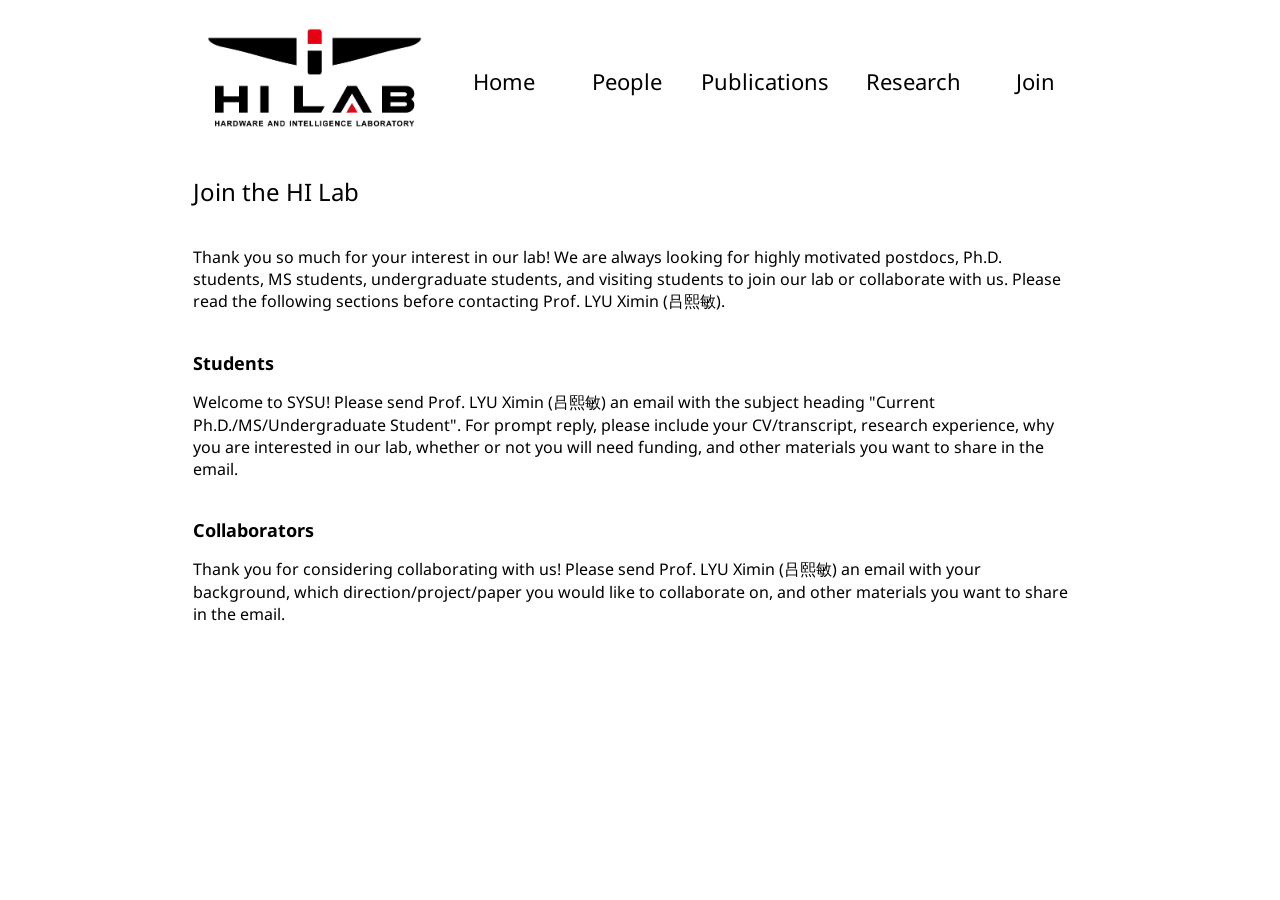
<file: join.html>
<!DOCTYPE html>
<html lang="en">


<head>
    <meta charset="UTF-8">
    <meta name="viewport" content="width=900">
    <title>Join</title>
    <link rel="stylesheet" href="styles.css">
    <link rel="icon" type="image/png" sizes="100x100" href="assets/icon.png">
    <link href="https://fonts.googleapis.com/css?family=Google+Sans|Castoro"
        rel="stylesheet">
    <link href="https://fonts.googleapis.com/css?family=Noto+Sans:400,700,400italic,700italic"
        rel="stylesheet">    
    <!-- <link href='http://fonts.googleapis.com/css?family=Lato:400,700,400italic,700italic' rel='stylesheet'> -->
    <link rel="stylesheet" href="https://cdnjs.cloudflare.com/ajax/libs/font-awesome/5.15.3/css/all.min.css">
</head>


<body>
    <table width="900" border="0" align="center" cellspacing="0" cellpadding="20">
    <tr>
        <td style="width:25%; vertical-align:middle; padding-right: 10px;">
            <a href="index.html"><img src="assets/logo.png" height="100"></a>
        </td>

        <td style="width:15%; vertical-align:middle; text-align:center; padding-right: 5px;">
            <a href="index.html" style="font-size: 22px; color:black">Home</a>
        </td>

        <td style="width:15%; vertical-align:middle; text-align:center; padding-right: 5px;">
            <a href="people.html" style="font-size: 22px; color:black">People</a>
        </td>

        <td style="width:15%; vertical-align:middle; text-align:center; padding-right: 10px;">
            <a href="publications.html" style="font-size: 22px; color:black">Publications</a>
        </td>

        <td style="width:15%; vertical-align:middle; text-align:center; padding-right: 0px;">
            <a href="research.html" style="font-size: 22px; color:black">Research</a>
        </td>

        <td style="width:15%; vertical-align:middle; text-align:center; padding-right: 0px;">
            <a href="join.html" style="font-size: 22px; color:black">Join</a>
        </td>
    </tr>
    </table>

    <br>

    <table width="880" border="0" align="center" cellspacing="0" cellpadding="0">
    <tr>
        <td width="100%" valign="middle">
            <heading>Join the HI Lab</heading>
        </td>
    </tr>
    </table>

    <br>

    <table width="880" border="0" align="center" cellspacing="0" cellpadding="0">
    <tr>
        <td width="100%" valign="middle">
            <p>
                Thank you so much for your interest in our lab! We are always looking for highly motivated postdocs, Ph.D. students, MS students, undergraduate students, and visiting students to join our lab or collaborate with us. Please read the following sections before contacting Prof. LYU Ximin (吕熙敏).
            </p>
        </td>
    </tr>
    </table>

    <br>

    <table width="880" border="0" align="center" cellspacing="0" cellpadding="0">
    <tr>
        <td width="100%" valign="middle">
        <p style="font-size: 18px; font-weight: 700; margin-top: 0; margin-bottom: 0">Students</p>
        <p> Welcome to SYSU! Please send Prof. LYU Ximin (吕熙敏) an email with the subject heading "Current Ph.D./MS/Undergraduate Student". For prompt reply, please include your CV/transcript, research experience, why you are interested in our lab, whether or not you will need funding, and other materials you want to share in the email. 
        </p>
        </td>
    </tr>
    </table>

    <br>

    <table width="880" border="0" align="center" cellspacing="0" cellpadding="0">
    <tr>
        <td width="100%" valign="middle">
        <p style="font-size: 18px; font-weight: 700; margin-top: 0; margin-bottom: 0">Collaborators</p>
        <p> Thank you for considering collaborating with us! Please send Prof. LYU Ximin (吕熙敏) an email with your background, which direction/project/paper you would like to collaborate on, and other materials you want to share in the email.
        </p>
        </td>
    </tr>
    </table>

    <br>
    <br>
    <br>

</body>


</html>
</file>
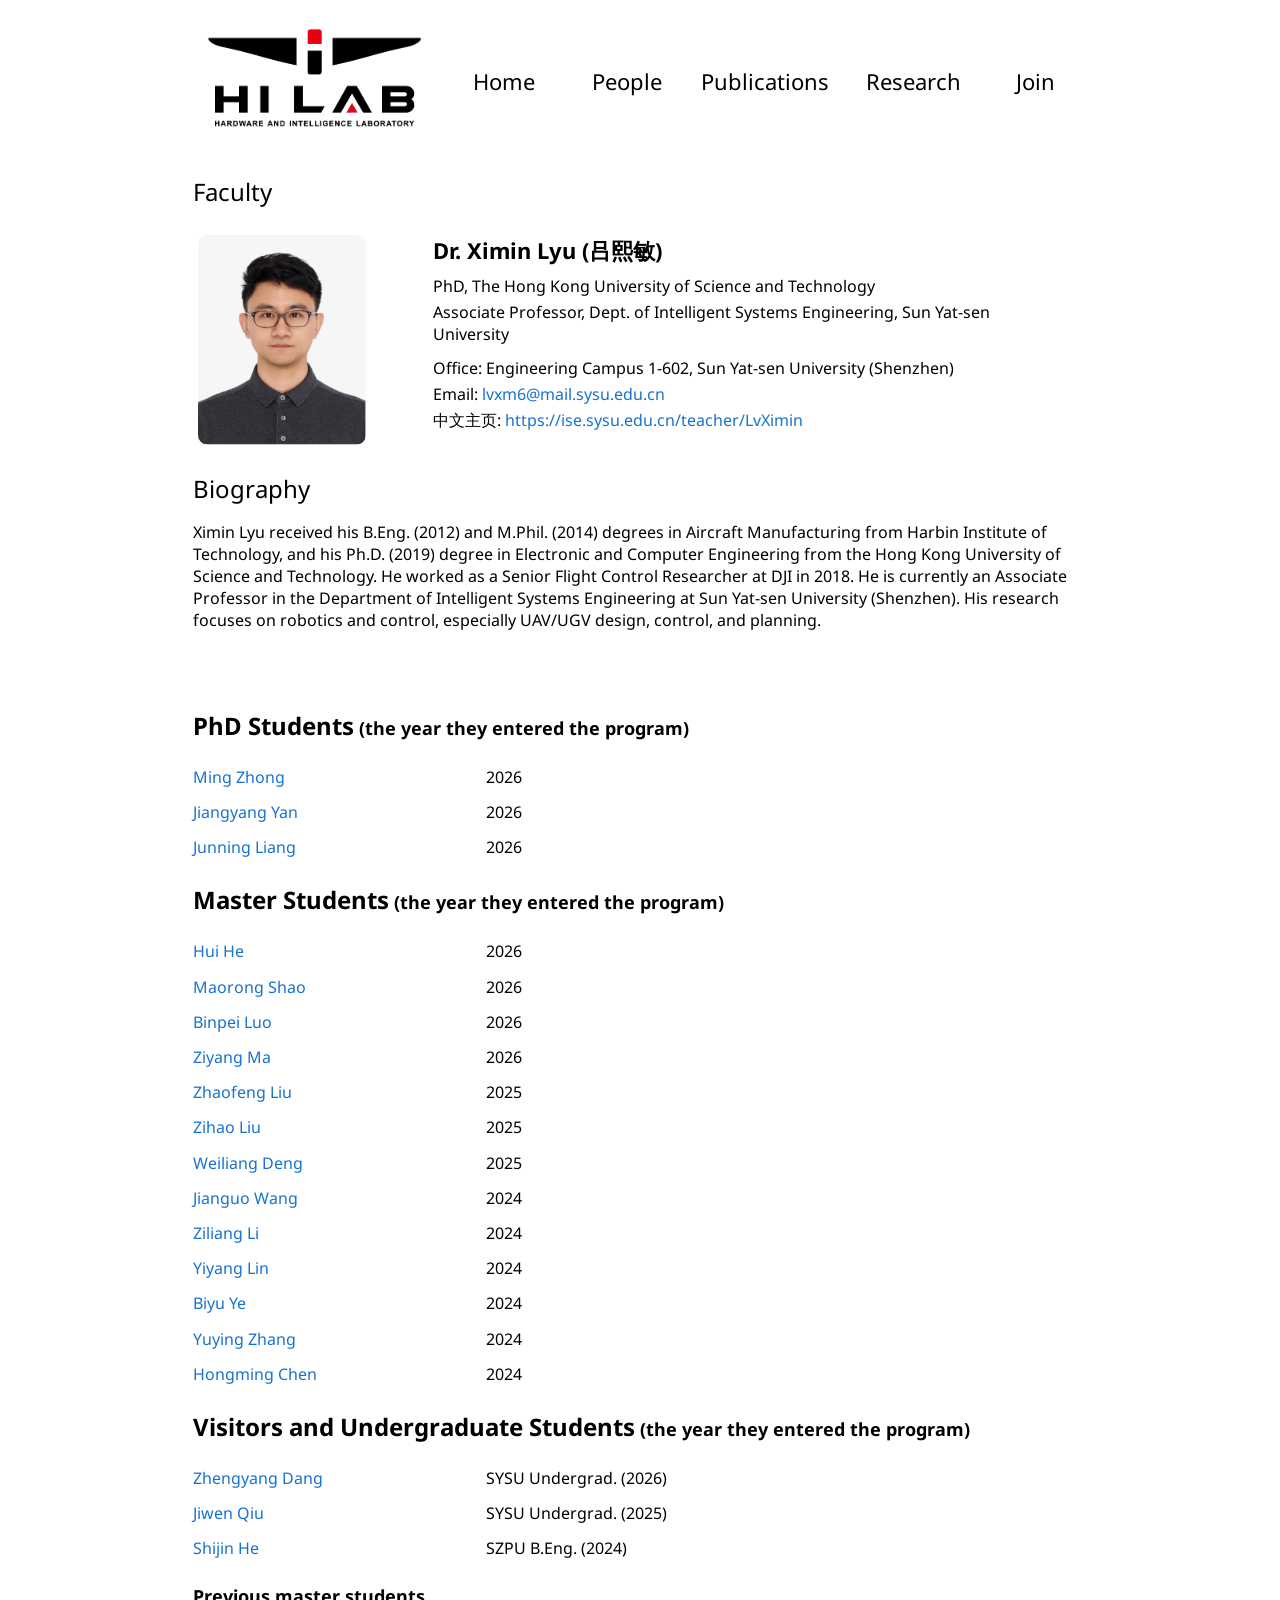
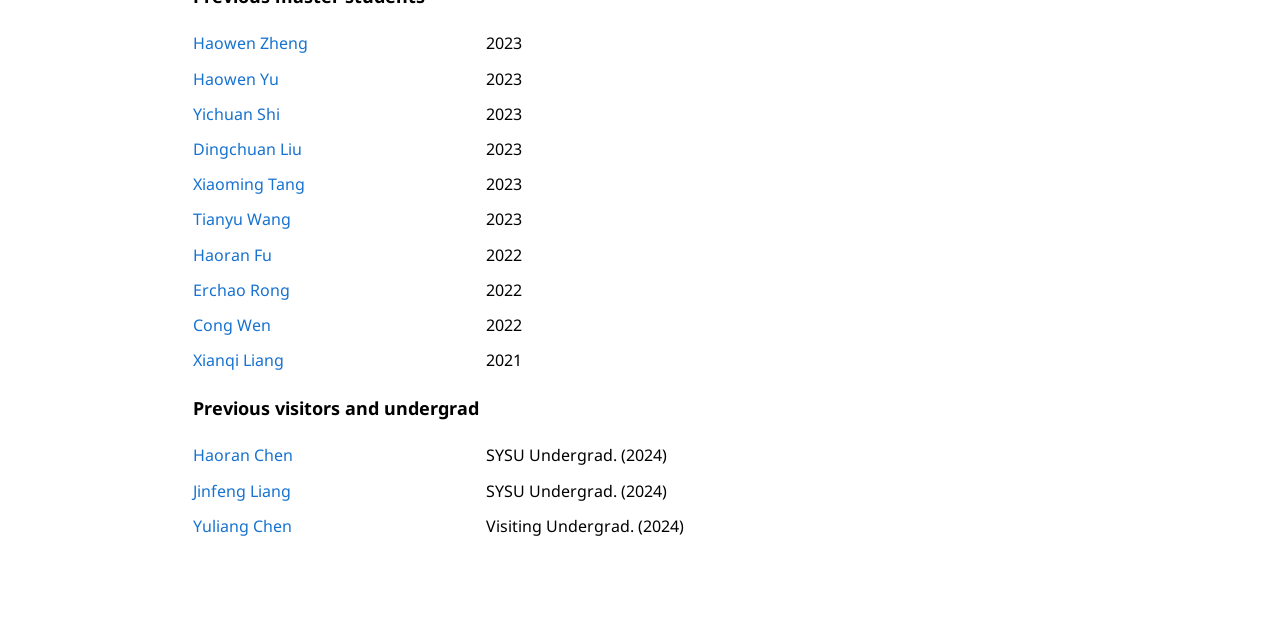
<file: people.html>
<!DOCTYPE html>
<html lang="en">


<head>
    <meta charset="UTF-8">
    <meta name="viewport" content="width=900">
    <title>People</title>
    <link rel="stylesheet" href="styles.css">
    <link rel="icon" type="image/png" sizes="100x100" href="assets/icon.png">
    <link href="https://fonts.googleapis.com/css?family=Google+Sans|Castoro"
        rel="stylesheet">
    <link href="https://fonts.googleapis.com/css?family=Noto+Sans:400,700,400italic,700italic"
        rel="stylesheet">    
    <!-- <link href='http://fonts.googleapis.com/css?family=Lato:400,700,400italic,700italic' rel='stylesheet'> -->
    <link rel="stylesheet" href="https://cdnjs.cloudflare.com/ajax/libs/font-awesome/5.15.3/css/all.min.css">
</head>


<body>
    <table width="900" border="0" align="center" cellspacing="0" cellpadding="20">
    <tr>
        <td style="width:25%; vertical-align:middle; padding-right: 10px;">
            <a href="index.html"><img src="assets/logo.png" height="100"></a>
        </td>

        <td style="width:15%; vertical-align:middle; text-align:center; padding-right: 5px;">
            <a href="index.html" style="font-size: 22px; color:black">Home</a>
        </td>

        <td style="width:15%; vertical-align:middle; text-align:center; padding-right: 5px;">
            <a href="people.html" style="font-size: 22px; color:black">People</a>
        </td>

        <td style="width:15%; vertical-align:middle; text-align:center; padding-right: 10px;">
            <a href="publications.html" style="font-size: 22px; color:black">Publications</a>
        </td>

        <td style="width:15%; vertical-align:middle; text-align:center; padding-right: 0px;">
            <a href="research.html" style="font-size: 22px; color:black">Research</a>
        </td>

        <td style="width:15%; vertical-align:middle; text-align:center; padding-right: 0px;">
            <a href="join.html" style="font-size: 22px; color:black">Join</a>
        </td>
    </tr>
    </table>

    <br>

    <table width="880" border="0" align="center" cellspacing="0" cellpadding="0">
    <tr>
        <td width="100%" valign="middle">
            <heading>Faculty</heading>
        </td>
    </tr>
    </table>
    <br>
    <table width="880" border="0" align="center" cellspacing="0" cellpadding="5">
    <tr>
        <td width="25%" valign="top">
            <img src="people/lyuximin.jpg" style="border-radius: 10px; width: 80%; max-width: 180px; display: block; margin: 0;">
        </td>
        <td width="75%" valign="top" style="padding-left: 20px;">
            <p style="font-size: 22px; font-weight: 700; margin-top: 0; margin-bottom: 8px;">Dr. Ximin Lyu (吕熙敏)</p>
            <p style="margin-top: 0; margin-bottom: 4px;">PhD, The Hong Kong University of Science and Technology</p>
            <p style="margin-top: 0; margin-bottom: 0;">Associate Professor, Dept. of Intelligent Systems Engineering, Sun Yat-sen University</p>
            <p style="margin-top: 12px; margin-bottom: 4px;">Office: Engineering Campus 1-602, Sun Yat-sen University (Shenzhen)</p>
            <p style="margin-top: 0; margin-bottom: 0;">Email: <a href="mailto:lvxm6@mail.sysu.edu.cn">lvxm6@mail.sysu.edu.cn</a></p>
            <p style="margin-top: 4px; margin-bottom: 0;">中文主页: <a href="https://ise.sysu.edu.cn/teacher/LvXimin" target="_blank">https://ise.sysu.edu.cn/teacher/LvXimin</a></p>
        </td>
    </tr>
    </table>

    <br>

    <table width="880" border="0" align="center" cellspacing="0" cellpadding="0">
    <tr>
        <td width="100%" valign="middle">
            <heading>Biography</heading>
        </td>
    </tr>
    </table>

    <table width="880" border="0" align="center" cellspacing="0" cellpadding="0">
    <tr>
        <td width="100%" valign="middle">
            <p>
                Ximin Lyu received his B.Eng. (2012) and M.Phil. (2014) degrees in Aircraft Manufacturing from Harbin Institute of Technology, and his Ph.D. (2019) degree in Electronic and Computer Engineering from the Hong Kong University of Science and Technology. He worked as a Senior Flight Control Researcher at DJI in 2018. He is currently an Associate Professor in the Department of Intelligent Systems Engineering at Sun Yat-sen University (Shenzhen). His research focuses on robotics and control, especially UAV/UGV design, control, and planning.
            </p>
        </td>
    </tr>
    </table>

    <br>

    <br>

    <table width="880" border="0" align="center" cellspacing="0" cellpadding="0">
    <tr>
        <td colspan="3" width="100%" valign="middle">
            <p style="font-size: 18px; font-weight: 700"><heading>PhD Students</heading> (the year they entered the program)</p>
        </td>
    </tr>

    <tr>
        <td width="20%" valign="middle">
            <p style="line-height: 0.2;"><a href="" target="_blank">Ming Zhong</a></p>
        </td>

        <td width="40%" valign="middle">
            <p style="line-height: 0.2;">2026</p>
        </td>
    </tr>

    <tr>
        <td width="20%" valign="middle">
            <p style="line-height: 0.2;"><a href="" target="_blank">Jiangyang Yan</a></p>
        </td>

        <td width="40%" valign="middle">
            <p style="line-height: 0.2;">2026</p>
        </td>
    </tr>

    <tr>
        <td width="20%" valign="middle">
            <p style="line-height: 0.2;"><a href="" target="_blank">Junning Liang</a></p>
        </td>

        <td width="40%" valign="middle">
            <p style="line-height: 0.2;">2026</p>
        </td>
    </tr>

    <tr>
        <td colspan="3" width="100%" valign="middle">
            <p style="font-size: 18px; font-weight: 700"><heading>Master Students</heading> (the year they entered the program)</p>
        </td>
    </tr>

    <tr>
        <td width="20%" valign="middle">
            <p style="line-height: 0.2;"><a href="" target="_blank">Hui He</a></p>
        </td>

        <td width="40%" valign="middle">
            <p style="line-height: 0.2;">2026</p>
        </td>
    </tr>

    <tr>
        <td width="20%" valign="middle">
            <p style="line-height: 0.2;"><a href="" target="_blank">Maorong Shao</a></p>
        </td>

        <td width="40%" valign="middle">
            <p style="line-height: 0.2;">2026</p>
        </td>
    </tr>

    <tr>
        <td width="20%" valign="middle">
            <p style="line-height: 0.2;"><a href="" target="_blank">Binpei Luo</a></p>
        </td>

        <td width="40%" valign="middle">
            <p style="line-height: 0.2;">2026</p>
        </td>
    </tr>

    <tr>
        <td width="20%" valign="middle">
            <p style="line-height: 0.2;"><a href="" target="_blank">Ziyang Ma</a></p>
        </td>

        <td width="40%" valign="middle">
            <p style="line-height: 0.2;">2026</p>
        </td>
    </tr>

    <tr>
        <td width="20%" valign="middle">
            <p style="line-height: 0.2;"><a href="" target="_blank">Zhaofeng Liu</a></p>
        </td>

        <td width="40%" valign="middle">
            <p style="line-height: 0.2;">2025</p>
        </td>
    </tr>

    <tr>
        <td width="20%" valign="middle">
            <p style="line-height: 0.2;"><a href="" target="_blank">Zihao Liu</a></p>
        </td>

        <td width="40%" valign="middle">
            <p style="line-height: 0.2;">2025</p>
        </td>
    </tr>

    <tr>
        <td width="20%" valign="middle">
            <p style="line-height: 0.2;"><a href="" target="_blank">Weiliang Deng</a></p>
        </td>

        <td width="40%" valign="middle">
            <p style="line-height: 0.2;">2025</p>
        </td>
    </tr>

    <tr>
        <td width="20%" valign="middle">
            <p style="line-height: 0.2;"><a href="" target="_blank">Jianguo Wang</a></p>
        </td>

        <td width="40%" valign="middle">
            <p style="line-height: 0.2;">2024</p>
        </td>
    </tr>

    <tr>
        <td width="20%" valign="middle">
            <p style="line-height: 0.2;"><a href="" target="_blank">Ziliang Li</a></p>
        </td>

        <td width="40%" valign="middle">
            <p style="line-height: 0.2;">2024</p>
        </td>
    </tr>

    <tr>
        <td width="20%" valign="middle">
            <p style="line-height: 0.2;"><a href="" target="_blank">Yiyang Lin</a></p>
        </td>

        <td width="40%" valign="middle">
            <p style="line-height: 0.2;">2024</p>
        </td>
    </tr>

    <tr>
        <td width="20%" valign="middle">
            <p style="line-height: 0.2;"><a href="" target="_blank">Biyu Ye</a></p>
        </td>

        <td width="40%" valign="middle">
            <p style="line-height: 0.2;">2024</p>
        </td>
    </tr>

    <tr>
        <td width="20%" valign="middle">
            <p style="line-height: 0.2;"><a href="" target="_blank">Yuying Zhang</a></p>
        </td>

        <td width="40%" valign="middle">
            <p style="line-height: 0.2;">2024</p>
        </td>
    </tr>

    <tr>
        <td width="20%" valign="middle">
            <p style="line-height: 0.2;"><a href="" target="_blank">Hongming Chen</a></p>
        </td>

        <td width="40%" valign="middle">
            <p style="line-height: 0.2;">2024</p>
        </td>
    </tr>

    <tr>
        <td colspan="3" width="100%" valign="middle">
            <p style="font-size: 18px; font-weight: 700"><heading>Visitors and Undergraduate Students</heading> (the year they entered the program)</p>
        </td>
    </tr>

    <tr>
        <td width="20%" valign="middle">
            <p style="line-height: 0.2;"><a href="" target="_blank">Zhengyang Dang</a></p>
        </td>

        <td width="40%" valign="middle">
            <p style="line-height: 0.2;">SYSU Undergrad. (2026)</p>
        </td>
    </tr>

    <tr>
        <td width="20%" valign="middle">
            <p style="line-height: 0.2;"><a href="" target="_blank">Jiwen Qiu</a></p>
        </td>

        <td width="40%" valign="middle">
            <p style="line-height: 0.2;">SYSU Undergrad. (2025)</p>
        </td>
    </tr>

    <tr>
        <td width="20%" valign="middle">
            <p style="line-height: 0.2;"><a href="" target="_blank">Shijin He</a></p>
        </td>

        <td width="40%" valign="middle">
            <p style="line-height: 0.2;">SZPU B.Eng. (2024)</p>
        </td>
    </tr>


    <tr>
        <td colspan="3" width="100%" valign="middle">
            <p style="font-size: 18px; font-weight: 700">Previous master students</p>
        </td>
    </tr>

    <tr>
        <td width="20%" valign="middle">
            <p style="line-height: 0.2;"><a href="" target="_blank">Haowen Zheng</a></p>
        </td>

        <td width="40%" valign="middle">
            <p style="line-height: 0.2;">2023</p>
        </td>
    </tr>

    <tr>
        <td width="20%" valign="middle">
            <p style="line-height: 0.2;"><a href="" target="_blank">Haowen Yu</a></p>
        </td>

        <td width="40%" valign="middle">
            <p style="line-height: 0.2;">2023</p>
        </td>
    </tr>

    <tr>
        <td width="20%" valign="middle">
            <p style="line-height: 0.2;"><a href="" target="_blank">Yichuan Shi</a></p>
        </td>

        <td width="40%" valign="middle">
            <p style="line-height: 0.2;">2023</p>
        </td>
    </tr>

    <tr>
        <td width="20%" valign="middle">
            <p style="line-height: 0.2;"><a href="" target="_blank">Dingchuan Liu</a></p>
        </td>

        <td width="40%" valign="middle">
            <p style="line-height: 0.2;">2023</p>
        </td>
    </tr>

    <tr>
        <td width="20%" valign="middle">
            <p style="line-height: 0.2;"><a href="" target="_blank">Xiaoming Tang</a></p>
        </td>

        <td width="40%" valign="middle">
            <p style="line-height: 0.2;">2023</p>
        </td>
    </tr>

    <tr>
        <td width="20%" valign="middle">
            <p style="line-height: 0.2;"><a href="" target="_blank">Tianyu Wang</a></p>
        </td>

        <td width="40%" valign="middle">
            <p style="line-height: 0.2;">2023</p>
        </td>
    </tr>


    <tr>
        <td width="20%" valign="middle">
            <p style="line-height: 0.2;"><a href="" target="_blank">Haoran Fu</a></p>
        </td>

        <td width="40%" valign="middle">
            <p style="line-height: 0.2;">2022</p>
        </td>
    </tr>

     <tr>
        <td width="20%" valign="middle">
            <p style="line-height: 0.2;"><a href="" target="_blank">Erchao Rong</a></p>
        </td>

        <td width="40%" valign="middle">
            <p style="line-height: 0.2;">2022</p>
        </td>
    </tr>

    <tr>
        <td width="20%" valign="middle">
            <p style="line-height: 0.2;"><a href="" target="_blank">Cong Wen</a></p>
        </td>

        <td width="40%" valign="middle">
            <p style="line-height: 0.2;">2022</p>
        </td>
    </tr>

    <tr>
        <td width="20%" valign="middle">
            <p style="line-height: 0.2;"><a href="" target="_blank">Xianqi Liang</a></p>
        </td>

        <td width="40%" valign="middle">
            <p style="line-height: 0.2;">2021</p>
        </td>
    </tr>

    <tr>
        <td colspan="3" width="100%" valign="middle">
            <p style="font-size: 18px; font-weight: 700">Previous visitors and undergrad</p>
        </td>
    </tr>          


    <tr>
        <td width="20%" valign="middle">
            <p style="line-height: 0.2;"><a href="" target="_blank">Haoran Chen</a></p>
        </td>

        <td width="40%" valign="middle">
            <p style="line-height: 0.2;">SYSU Undergrad. (2024)</p>
        </td>
    </tr>

    <tr>
        <td width="20%" valign="middle">
            <p style="line-height: 0.2;"><a href="" target="_blank">Jinfeng Liang</a></p>
        </td>

        <td width="40%" valign="middle">
            <p style="line-height: 0.2;">SYSU Undergrad. (2024)</p>
        </td>
    </tr>

    <tr>
        <td width="20%" valign="middle">
            <p style="line-height: 0.2;"><a href="" target="_blank">Yuliang Chen</a></p>
        </td>

        <td width="40%" valign="middle">
            <p style="line-height: 0.2;">Visiting Undergrad. (2024)</p>
        </td>
    </tr>



    </table>

    <br>
    <br>
    <br>

</body>

</html>
</file>
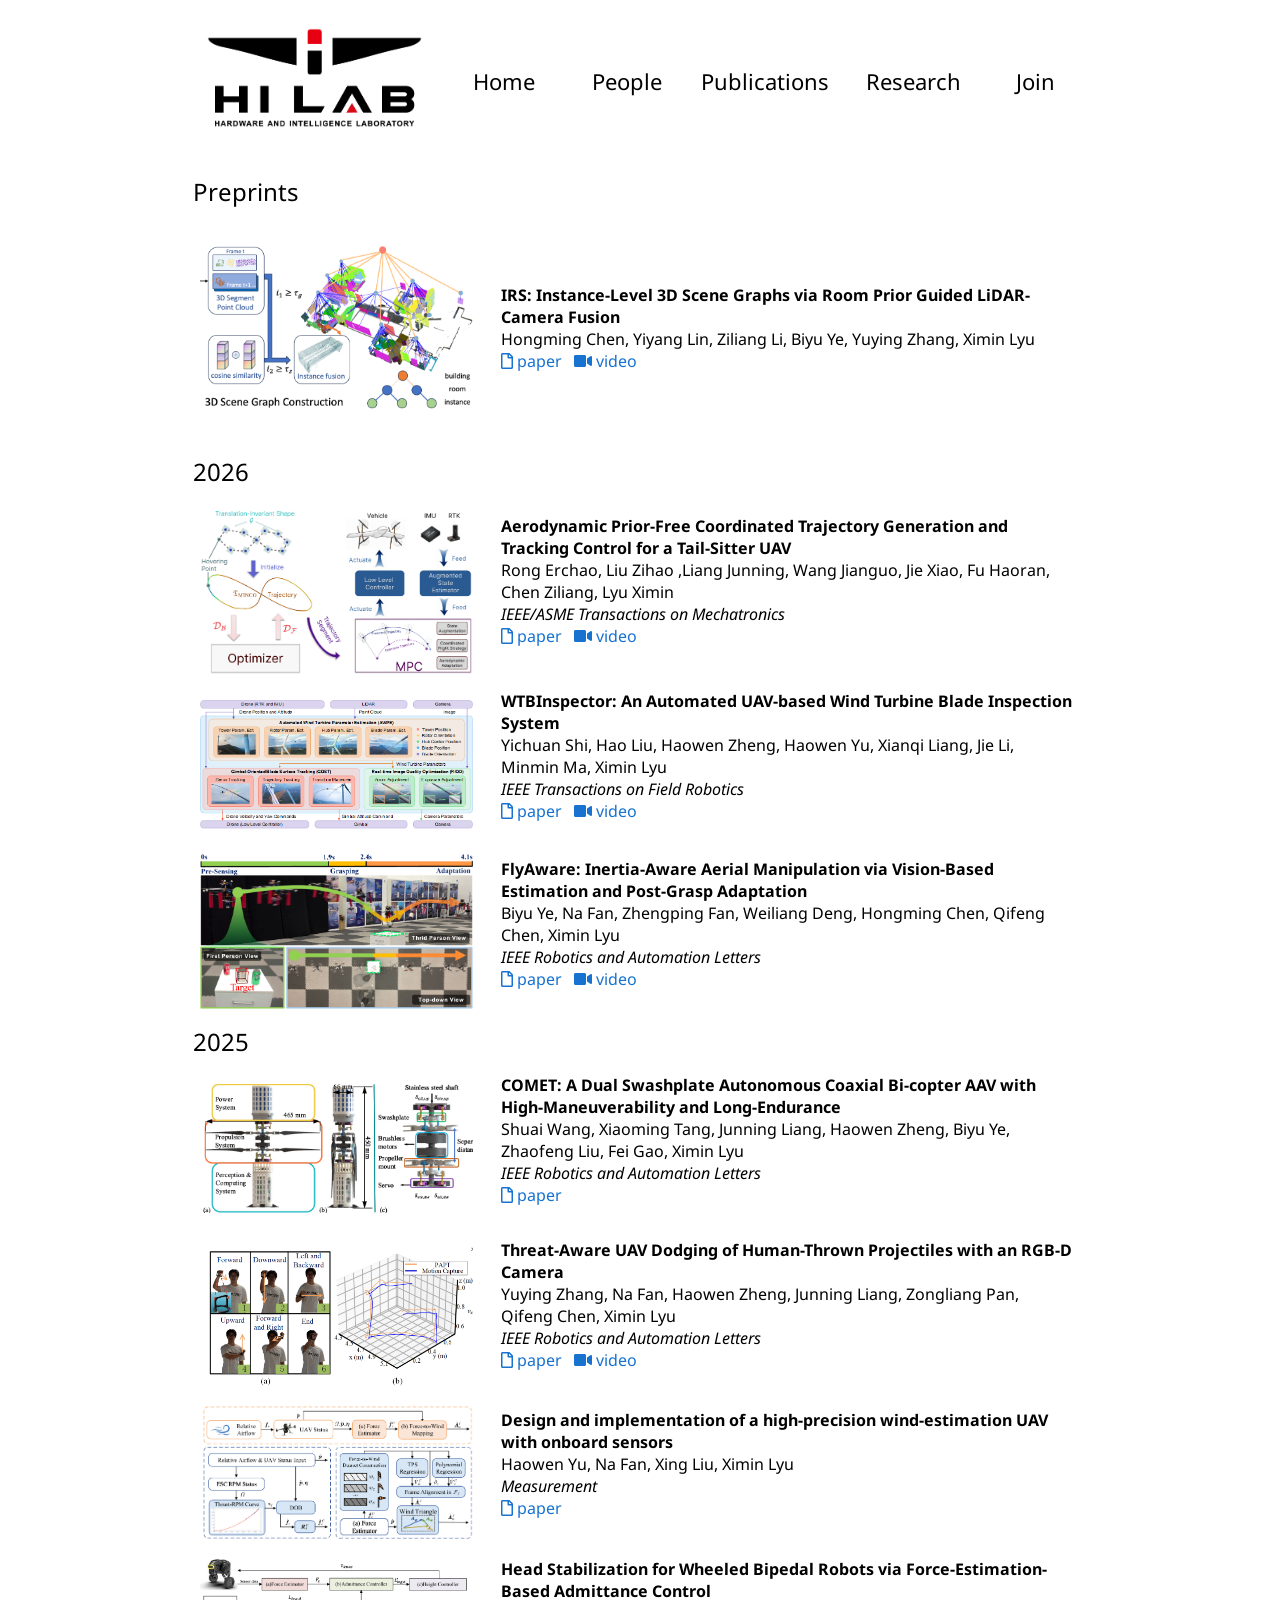
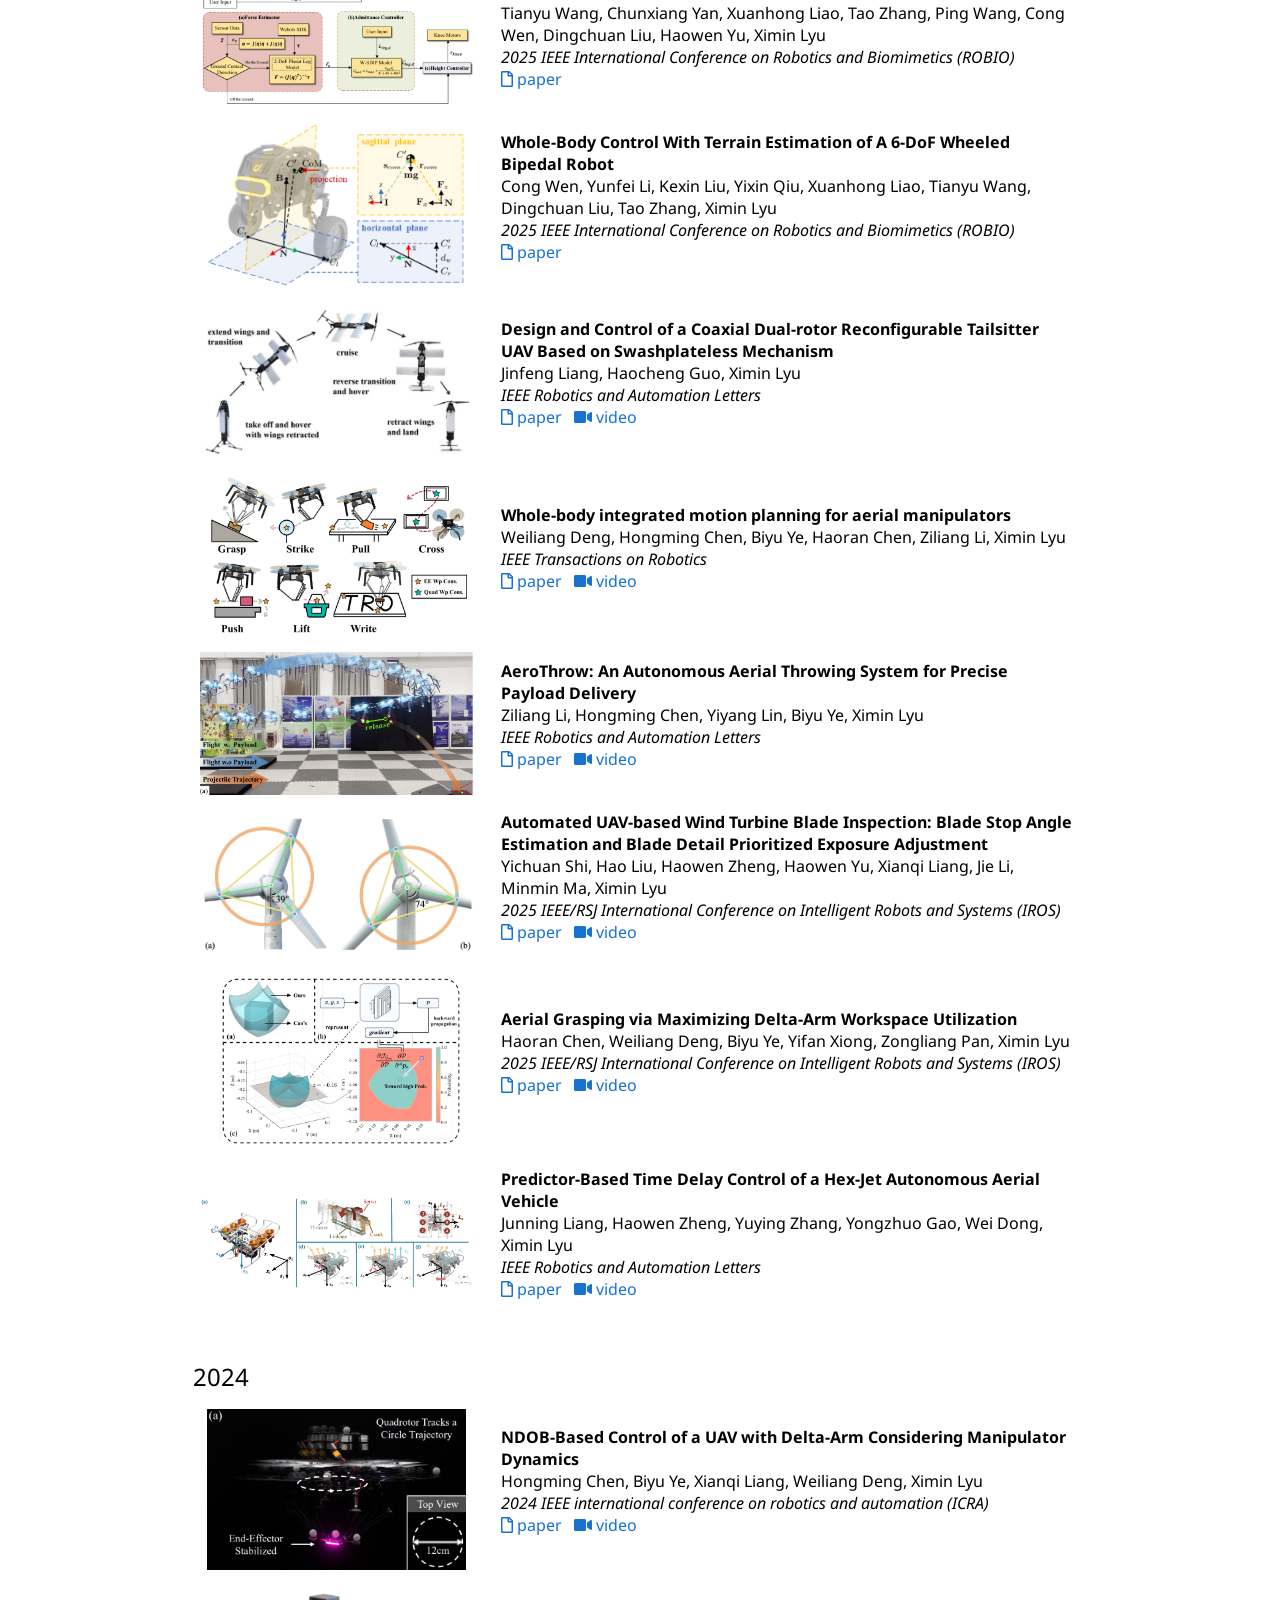
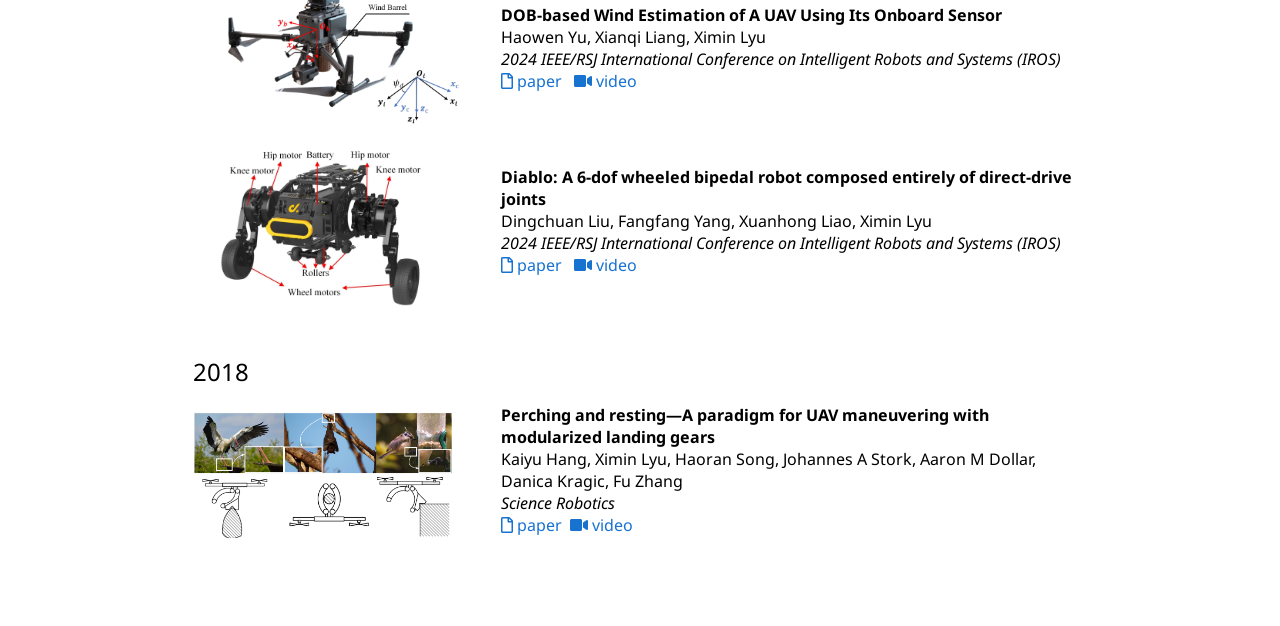
<file: publications.html>
<!DOCTYPE html>
<html lang="en">


<head>
    <meta charset="UTF-8">
    <meta name="viewport" content="width=900">
    <title>Publications</title>
    <link rel="stylesheet" href="styles.css">
    <link rel="icon" type="image/png" sizes="100x100" href="assets/icon.png">
    <link href="https://fonts.googleapis.com/css?family=Google+Sans|Castoro"
        rel="stylesheet">
    <link href="https://fonts.googleapis.com/css?family=Noto+Sans:400,700,400italic,700italic"
        rel="stylesheet">    
    <!-- <link href='http://fonts.googleapis.com/css?family=Lato:400,700,400italic,700italic' rel='stylesheet'> -->
    <link rel="stylesheet" href="https://cdnjs.cloudflare.com/ajax/libs/font-awesome/5.15.3/css/all.min.css">
    <style>
        :root {
            --highlight-color: rgba(255, 249, 196, 0.79)
        }
    </style>
</head>


<body>
    <table width="900" border="0" align="center" cellspacing="0" cellpadding="20">
    <tr>
        <td style="width:25%; vertical-align:middle; padding-right: 10px;">
            <a href="index.html"><img src="assets/logo.png" height="100"></a>
        </td>

        <td style="width:15%; vertical-align:middle; text-align:center; padding-right: 5px;">
            <a href="index.html" style="font-size: 22px; color:black">Home</a>
        </td>

        <td style="width:15%; vertical-align:middle; text-align:center; padding-right: 5px;">
            <a href="people.html" style="font-size: 22px; color:black">People</a>
        </td>

        <td style="width:15%; vertical-align:middle; text-align:center; padding-right: 10px;">
            <a href="publications.html" style="font-size: 22px; color:black">Publications</a>
        </td>

        <td style="width:15%; vertical-align:middle; text-align:center; padding-right: 0px;">
            <a href="research.html" style="font-size: 22px; color:black">Research</a>
        </td>

        <td style="width:15%; vertical-align:middle; text-align:center; padding-right: 0px;">
            <a href="join.html" style="font-size: 22px; color:black">Join</a>
        </td>
    </tr>
    </table>
   
    <br>

   <table width="880" border="0" align="center" cellspacing="0" cellpadding="0">
    <tr>
        <td width="100%" valign="middle">
            <heading>Preprints</heading>
        </td>
    </tr>
    </table>
    </p>
    
    <br>

    <table width="880" border="0" align="center" cellspacing="0" cellpadding="0">
        <td style="width:35%; vertical-align:middle; padding-right: 20px;">
            <div class="image-container">
                <img src='publications/2025-arxiv-IRS.png' width="95%">
            </div>
        </td>
        <td style="width:65%; vertical-align:middle">
            <papertitle>IRS: Instance-Level 3D Scene Graphs via Room Prior Guided LiDAR-Camera Fusion</papertitle>
            <br>
            Hongming Chen, Yiyang Lin, Ziliang Li, Biyu Ye, Yuying Zhang, Ximin Lyu
            <br>
            <a href="https://arxiv.org/abs/2506.06804" target="_blank"><i class="far fa-file"></i> paper</a> &nbsp
            <a href="https://www.bilibili.com/video/BV1peTrzdE22/?spm_id_from=333.1387.homepage.video_card.click&vd_source=d7812877f06e308360782607df28a3b2"  target="_blank"><i class="fas fa-video"></i> video</a> &nbsp
            </td>
    </table>

    <br> 
    <br>  

    <table width="880" border="0" align="center" cellspacing="0" cellpadding="0">
    <tr>
        <td width="100%" valign="middle">
            <heading>2026</heading>
        </td>
    </tr>
    </table>

    </p>

    <table width="880" border="0" align="center" cellspacing="0" cellpadding="0">
    <tr>
        <td style="width:35%; vertical-align:middle; padding-right: 20px;">
            <div class="image-container">
                <img src='publications/2026-TMECH-AP-PnC.png' width="95%">
            </div>
        </td>
        <td style="width:65%; vertical-align:middle">
            <papertitle>Aerodynamic Prior-Free Coordinated Trajectory Generation and Tracking Control for a Tail-Sitter UAV</papertitle>
            <br>
            Rong Erchao, Liu Zihao ,Liang Junning, Wang Jianguo, Jie Xiao, Fu Haoran, Chen Ziliang, Lyu Ximin
            <br>
            <em>IEEE/ASME Transactions on Mechatronics</em>
            <br>
            <a href="https://ieeexplore.ieee.org/abstract/document/11719954" target="_blank"><i class="far fa-file"></i> paper</a> &nbsp
            <a href="https://www.bilibili.com/video/BV1UVem6BEBv" target="_blank"><i class="fas fa-video"></i> video</a> &nbsp
            </p>
        </td>
    </tr>
    </table>

    </p>

    <table width="880" border="0" align="center" cellspacing="0" cellpadding="0">
    <tr>
        <td style="width:35%; vertical-align:middle; padding-right: 20px;">
            <div class="image-container">
                <img src='publications/2026-TFR-WTBInspector.png' width="95%">
            </div>
        </td>
        <td style="width:65%; vertical-align:middle">
            <papertitle>WTBInspector: An Automated UAV-based Wind Turbine Blade Inspection System</papertitle>
            <br>
            Yichuan Shi, Hao Liu, Haowen Zheng, Haowen Yu, Xianqi Liang, Jie Li, Minmin Ma, Ximin Lyu
            <br>
            <em>IEEE Transactions on Field Robotics</em>
            <br>
            <a href="https://ieeexplore.ieee.org/document/11489321" target="_blank"><i class="far fa-file"></i> paper</a> &nbsp
            <a href="https://www.bilibili.com/video/BV1ssdcBnE2E" target="_blank"><i class="fas fa-video"></i> video</a> &nbsp
            </p>
        </td>
    </tr>
    </table>

    </p>

    <table width="880" border="0" align="center" cellspacing="0" cellpadding="0">
    <tr>
        <td style="width:35%; vertical-align:middle; padding-right: 20px;">
            <div class="image-container">
                <img src='publications/2026-RAL-flyaware.png' width="95%">
            </div>
        </td>
        <td style="width:65%; vertical-align:middle">
            <papertitle>FlyAware: Inertia-Aware Aerial Manipulation via Vision-Based Estimation and Post-Grasp Adaptation</papertitle>
            <br>
            Biyu Ye, Na Fan, Zhengping Fan, Weiliang Deng, Hongming Chen, Qifeng Chen, Ximin Lyu
            <br>
            <em>IEEE Robotics and Automation Letters</em>
            <br>
            <a href="https://arxiv.org/abs/2601.22686" target="_blank"><i class="far fa-file"></i> paper</a> &nbsp
            <a href="https://www.bilibili.com/video/BV1ZHFSzHEvw/?spm_id_from=333.337.search-card.all.click&vd_source=d7812877f06e308360782607df28a3b2"  target="_blank"><i class="fas fa-video"></i> video</a> &nbsp
            </p>
        </td>
    </tr>
    </table>

    </p>

    <table width="880" border="0" align="center" cellspacing="0" cellpadding="0">
    <tr>
        <td width="100%" valign="middle">
            <heading>2025</heading>
        </td>
    </tr>
    </table>

    </p>

    <table width="880" border="0" align="center" cellspacing="0" cellpadding="0">
    <tr>
        <td style="width:35%; vertical-align:middle; padding-right: 20px;">
            <div class="image-container">
                <img src='publications/2025-RAL-Comet.png' width="95%">
            </div>
        </td>
        <td style="width:65%; vertical-align:middle">
            <papertitle>COMET: A Dual Swashplate Autonomous Coaxial Bi-copter AAV with High-Maneuverability and Long-Endurance</papertitle>
            <br>
            Shuai Wang, Xiaoming Tang, Junning Liang, Haowen Zheng, Biyu Ye, Zhaofeng Liu, Fei Gao, Ximin Lyu
            <br>
            <em>IEEE Robotics and Automation Letters</em>
            <br>
            <a href="https://arxiv.org/abs/2512.01246" target="_blank"><i class="far fa-file"></i> paper</a> &nbsp
            </p>
        </td>
    </tr>
    </table>

    </p>

    <table width="880" border="0" align="center" cellspacing="0" cellpadding="0">
    <tr>
        <td style="width:35%; vertical-align:middle; padding-right: 20px;">
            <div class="image-container">
                <img src='publications/2025-RAL-Dodg.png' width="95%">
            </div>
        </td>
        <td style="width:65%; vertical-align:middle">
            <papertitle>Threat-Aware UAV Dodging of Human-Thrown Projectiles with an RGB-D Camera</papertitle>
            <br>
            Yuying Zhang, Na Fan, Haowen Zheng, Junning Liang, Zongliang Pan, Qifeng Chen, Ximin Lyu
            <br>
            <em>IEEE Robotics and Automation Letters</em>
            <br>
            <a href="https://arxiv.org/abs/2511.22847" target="_blank"><i class="far fa-file"></i> paper</a> &nbsp
            <a href="https://www.bilibili.com/video/BV1iprnBpE3i/?spm_id_from=333.337.search-card.all.click&vd_source=d7812877f06e308360782607df28a3b2"  target="_blank"><i class="fas fa-video"></i> video</a> &nbsp
            </p>
        </td>
    </tr>
    </table>

    </p>

    <table width="880" border="0" align="center" cellspacing="0" cellpadding="0">
    <tr>
        <td style="width:35%; vertical-align:middle; padding-right: 20px;">
            <div class="image-container">
                <img src='publications/2025-MEA-Wind.png' width="95%">
            </div>
        </td>
        <td style="width:65%; vertical-align:middle">
            <papertitle>Design and implementation of a high-precision wind-estimation UAV with onboard sensors</papertitle>
            <br>
            Haowen Yu, Na Fan, Xing Liu, Ximin Lyu
            <br>
            <em>Measurement</em>
            <br>
            <a href="https://www.sciencedirect.com/science/article/pii/S0263224125032415" target="_blank"><i class="far fa-file"></i> paper</a> &nbsp
            </p>
        </td>
    </tr>
    </table>

    </p>

    <table width="880" border="0" align="center" cellspacing="0" cellpadding="0">
    <tr>
        <td style="width:35%; vertical-align:middle; padding-right: 20px;">
            <div class="image-container">
                <img src='publications/2025-ROBIO-HS.png' width="95%">
            </div>
        </td>
        <td style="width:65%; vertical-align:middle">
            <papertitle>Head Stabilization for Wheeled Bipedal Robots via Force-Estimation-Based Admittance Control</papertitle>
            <br>
            Tianyu Wang, Chunxiang Yan, Xuanhong Liao, Tao Zhang, Ping Wang, Cong Wen, Dingchuan Liu, Haowen Yu, Ximin Lyu
            <br>
            <em>2025 IEEE International Conference on Robotics and Biomimetics (ROBIO)</em>
            <br>
            <a href="https://arxiv.org/abs/2511.18712" target="_blank"><i class="far fa-file"></i> paper</a> &nbsp
            </p>
        </td>
    </tr>
    </table>

    </p>

    <table width="880" border="0" align="center" cellspacing="0" cellpadding="0">
    <tr>
        <td style="width:35%; vertical-align:middle; padding-right: 20px;">
            <div class="image-container">
                <img src='publications/2025-ROBIO-WBC.png' width="95%">
            </div>
        </td>
        <td style="width:65%; vertical-align:middle">
            <papertitle>Whole-Body Control With Terrain Estimation of A 6-DoF Wheeled Bipedal Robot</papertitle>
            <br>
            Cong Wen, Yunfei Li, Kexin Liu, Yixin Qiu, Xuanhong Liao, Tianyu Wang, Dingchuan Liu, Tao Zhang, Ximin Lyu
            <br>
            <em>2025 IEEE International Conference on Robotics and Biomimetics (ROBIO)</em>
            <br>
            <a href="https://arxiv.org/abs/2511.06397" target="_blank"><i class="far fa-file"></i> paper</a> &nbsp
            </p>
        </td>
    </tr>
    </table>

    </p>

    <table width="880" border="0" align="center" cellspacing="0" cellpadding="0">
    <tr>
        <td style="width:35%; vertical-align:middle; padding-right: 20px;">
            <div class="image-container">
                <img src='publications/2025-RAL-CD.png' width="95%">
            </div>
        </td>
        <td style="width:65%; vertical-align:middle">
            <papertitle>Design and Control of a Coaxial Dual-rotor Reconfigurable Tailsitter UAV Based on Swashplateless Mechanism</papertitle>
            <br>
            Jinfeng Liang, Haocheng Guo, Ximin Lyu
            <br>
            <em>IEEE Robotics and Automation Letters</em>
            <br>
            <a href="https://arxiv.org/abs/2511.04251" target="_blank"><i class="far fa-file"></i> paper</a> &nbsp
            <a href="https://www.bilibili.com/video/BV1Jq1qBQEkZ/?spm_id_from=333.1387.homepage.video_card.click&vd_source=d7812877f06e308360782607df28a3b2"  target="_blank"><i class="fas fa-video"></i> video</a> &nbsp
            </p>
        </td>
    </tr>
    </table>

    </p>

    <table width="880" border="0" align="center" cellspacing="0" cellpadding="0">
    <tr>
        <td style="width:35%; vertical-align:middle; padding-right: 20px;">
            <div class="image-container">
                <img src='publications/2025-TRO-WBC.png' width="95%">
            </div>
        </td>
        <td style="width:65%; vertical-align:middle">
            <papertitle>Whole-body integrated motion planning for aerial manipulators</papertitle>
            <br>
            Weiliang Deng, Hongming Chen, Biyu Ye, Haoran Chen, Ziliang Li, Ximin Lyu
            <br>
            <em>IEEE Transactions on Robotics</em>
            <br>
            <a href="https://arxiv.org/abs/2501.06493" target="_blank"><i class="far fa-file"></i> paper</a> &nbsp
            <a href="https://www.bilibili.com/video/BV1J5n1zAEdH/?spm_id_from=333.1387.homepage.video_card.click&vd_source=d7812877f06e308360782607df28a3b2"  target="_blank"><i class="fas fa-video"></i> video</a> &nbsp
            </p>
        </td>
    </tr>
    </table>

    </p>

    <table width="880" border="0" align="center" cellspacing="0" cellpadding="0">
    <tr>
        <td style="width:35%; vertical-align:middle; padding-right: 20px;">
            <div class="image-container">
                <img src='publications/2025-RAL-Throw.png' width="95%">
            </div>
        </td>
        <td style="width:65%; vertical-align:middle">
            <papertitle>AeroThrow: An Autonomous Aerial Throwing System for Precise Payload Delivery</papertitle>
            <br>
            Ziliang Li, Hongming Chen, Yiyang Lin, Biyu Ye, Ximin Lyu
            <br>
            <em>IEEE Robotics and Automation Letters</em>
            <br>
            <a href="https://arxiv.org/abs/2507.13903" target="_blank"><i class="far fa-file"></i> paper</a> &nbsp
            <a href="https://www.bilibili.com/video/BV1JLvwzCEgs/?spm_id_from=333.1387.homepage.video_card.click&vd_source=d7812877f06e308360782607df28a3b2"  target="_blank"><i class="fas fa-video"></i> video</a> &nbsp
            </p>
        </td>
    </tr>
    </table>

    </p>

    <table width="880" border="0" align="center" cellspacing="0" cellpadding="0">
    <tr>
        <td style="width:35%; vertical-align:middle; padding-right: 20px;">
            <div class="image-container">
                <img src='publications/2025-IROS-Turb.png' width="95%">
            </div>
        </td>
        <td style="width:65%; vertical-align:middle">
            <papertitle>Automated UAV-based Wind Turbine Blade Inspection: Blade Stop Angle Estimation and Blade Detail Prioritized Exposure Adjustment</papertitle>
            <br>
            Yichuan Shi, Hao Liu, Haowen Zheng, Haowen Yu, Xianqi Liang, Jie Li, Minmin Ma, Ximin Lyu
            <br>
            <em>2025 IEEE/RSJ International Conference on Intelligent Robots and Systems (IROS)</em>
            <br>
            <a href="https://ieeexplore.ieee.org/document/11247241" target="_blank"><i class="far fa-file"></i> paper</a> &nbsp
            <a href="https://www.bilibili.com/video/BV1jWMvzAEVS"  target="_blank"><i class="fas fa-video"></i> video</a> &nbsp
            </p>
        </td>
    </tr>
    </table>

    </p>

    <table width="880" border="0" align="center" cellspacing="0" cellpadding="0">
    <tr>
        <td style="width:35%; vertical-align:middle; padding-right: 20px;">
            <div class="image-container">
                <img src='publications/2025-IROS-WS.png' width="95%">
            </div>
        </td>
        <td style="width:65%; vertical-align:middle">
            <papertitle>Aerial Grasping via Maximizing Delta-Arm Workspace Utilization</papertitle>
            <br>
            Haoran Chen, Weiliang Deng, Biyu Ye, Yifan Xiong, Zongliang Pan, Ximin Lyu
            <br>
            <em>2025 IEEE/RSJ International Conference on Intelligent Robots and Systems (IROS)</em>
            <br>
            <a href="https://arxiv.org/abs/2506.15539" target="_blank"><i class="far fa-file"></i> paper</a> &nbsp
            <a href="https://www.bilibili.com/video/BV1JuZpYEE7S/?spm_id_from=333.1387.homepage.video_card.click&vd_source=d7812877f06e308360782607df28a3b2"  target="_blank"><i class="fas fa-video"></i> video</a> &nbsp
            </p>
        </td>
    </tr>
    </table>

    <br>

    <table width="880" border="0" align="center" cellspacing="0" cellpadding="0">
    <tr>
        <td style="width:35%; vertical-align:middle; padding-right: 20px;">
            <div class="image-container">
                <img src='publications/2025-RAL-Smith.png' width="95%">
            </div>
        </td>
        <td style="width:65%; vertical-align:middle">
            <papertitle>Predictor-Based Time Delay Control of a Hex-Jet Autonomous Aerial Vehicle</papertitle>
            <br>
            Junning Liang, Haowen Zheng, Yuying Zhang, Yongzhuo Gao, Wei Dong, Ximin Lyu
            <br>
            <em>IEEE Robotics and Automation Letters</em>
            <br>
            <a href="https://ieeexplore.ieee.org/abstract/document/10896750" target="_blank"><i class="far fa-file"></i> paper</a> &nbsp
            <a href="https://www.bilibili.com/video/BV1k19XYhE57/?spm_id_from=333.1387.homepage.video_card.click&vd_source=d7812877f06e308360782607df28a3b2" target="_blank"><i class="fas fa-video"></i> video</a> &nbsp
            </p>
        </td>
    </tr>
    </table>

    <br>
    <br>

    <table width="880" border="0" align="center" cellspacing="0" cellpadding="0">
    <tr>
        <td width="100%" valign="middle">
            <heading>2024</heading>
        </td>
    </tr>
    </table>

    </p>

    <table width="880" border="0" align="center" cellspacing="0" cellpadding="0">
    <tr>
        <td style="width:35%; vertical-align:middle; padding-right: 20px;">
            <div class="image-container">
                <img src="publications/2024-ICRA-NDOB.png" width="90%">
            </div>
        </td>
        <td style="width:65%; vertical-align:middle">
            <papertitle>NDOB-Based Control of a UAV with Delta-Arm Considering Manipulator Dynamics</papertitle>
            <br>
            Hongming Chen, Biyu Ye, Xianqi Liang, Weiliang Deng, Ximin Lyu
            <br>
            <em>2024 IEEE international conference on robotics and automation (ICRA)</em>
            <br>
            <a href="https://arxiv.org/abs/2501.06122" target="_blank"><i class="far fa-file"></i> paper</a> &nbsp
            <a href="https://www.bilibili.com/video/BV16Zt5eBEPW/?spm_id_from=333.1387.homepage.video_card.click&vd_source=d7812877f06e308360782607df28a3b2" target="_blank"><i class="fas fa-video"></i> video</a> &nbsp
            </p>
        </td>
    </tr>
    </table>

    </p>

    <table width="880" border="0" align="center" cellspacing="0" cellpadding="0">
    <tr>
        <td style="width:35%; vertical-align:middle; padding-right: 20px;">
            <div class="image-container">
                <img src="publications/2024-IROS-Wind.png" width="90%">
            </div>
        </td>
        <td style="width:65%; vertical-align:middle">
            <papertitle>DOB-based Wind Estimation of A UAV Using Its Onboard Sensor</papertitle>
            <br>
            Haowen Yu, Xianqi Liang, Ximin Lyu
            <br>
            <em>2024 IEEE/RSJ International Conference on Intelligent Robots and Systems (IROS)</em>
            <br>
            <a href="https://ieeexplore.ieee.org/abstract/document/10801906" target="_blank"><i class="far fa-file"></i> paper</a> &nbsp
            <a href="https://www.bilibili.com/video/BV1vx4he6EXQ/?spm_id_from=333.1387.homepage.video_card.click&vd_source=d7812877f06e308360782607df28a3b2" target="_blank"><i class="fas fa-video"></i> video</a> &nbsp
            </p>
        </td>
    </tr>
    </table>

    <br>

    <table width="880" border="0" align="center" cellspacing="0" cellpadding="0">
        <td style="width:35%; vertical-align:middle; padding-right: 20px;">
            <img src='publications/2024-IROS-Diablo.png' width="90%">
        </td>
        <td style="width:65%; vertical-align:middle">
            <papertitle>Diablo: A 6-dof wheeled bipedal robot composed entirely of direct-drive joints</papertitle>
            <br>
            Dingchuan Liu, Fangfang Yang, Xuanhong Liao, Ximin Lyu
            <br>
            <em>2024 IEEE/RSJ International Conference on Intelligent Robots and Systems (IROS)</em>
            <br>
            <a href="https://ieeexplore.ieee.org/abstract/document/10801943" target="_blank"><i class="far fa-file"></i> paper</a> &nbsp
            <a href="https://www.bilibili.com/video/BV1Qv4heeEJs/?spm_id_from=333.1387.homepage.video_card.click" target="_blank"><i class="fas fa-video"></i> video</a> &nbsp
            </p>
        </td>
    </table>

    <br>
    <br>

    <table width="880" border="0" align="center" cellspacing="0" cellpadding="0">
    <tr>
        <td width="100%" valign="middle">
            <heading>2018</heading>
        </td>
    </tr>
    </table>

    </p>

    <table width="880" border="0" align="center" cellspacing="0" cellpadding="0">
    <tr>
        <td style="width:35%; vertical-align:middle; padding-right: 20px;">
            <img src='publications/2018-SR-Perching.png' width="90%">
        </td>
        <td style="width:65%; vertical-align:middle">
            <papertitle>Perching and resting—A paradigm for UAV maneuvering with modularized landing gears</papertitle>
            <br>
            Kaiyu Hang, Ximin Lyu, Haoran Song, Johannes A Stork, Aaron M Dollar, Danica Kragic, Fu Zhang
            <br>
            <em>Science Robotics</em>
            <br>
            <a href="https://www.science.org/doi/abs/10.1126/scirobotics.aau6637" target="_blank"><i class="far fa-file"></i> paper</a>&nbsp
            <a href="https://www.bilibili.com/video/BV16b4y1r79G/?spm_id_from=333.1387.homepage.video_card.click&vd_source=d7812877f06e308360782607df28a3b2" target="_blank"><i class="fas fa-video"></i> video</a> &nbsp
            </p>
        
        </td>
    </tr>
    </table>

    <br>
    <br>
    <br>

</body>


</html>
</file>
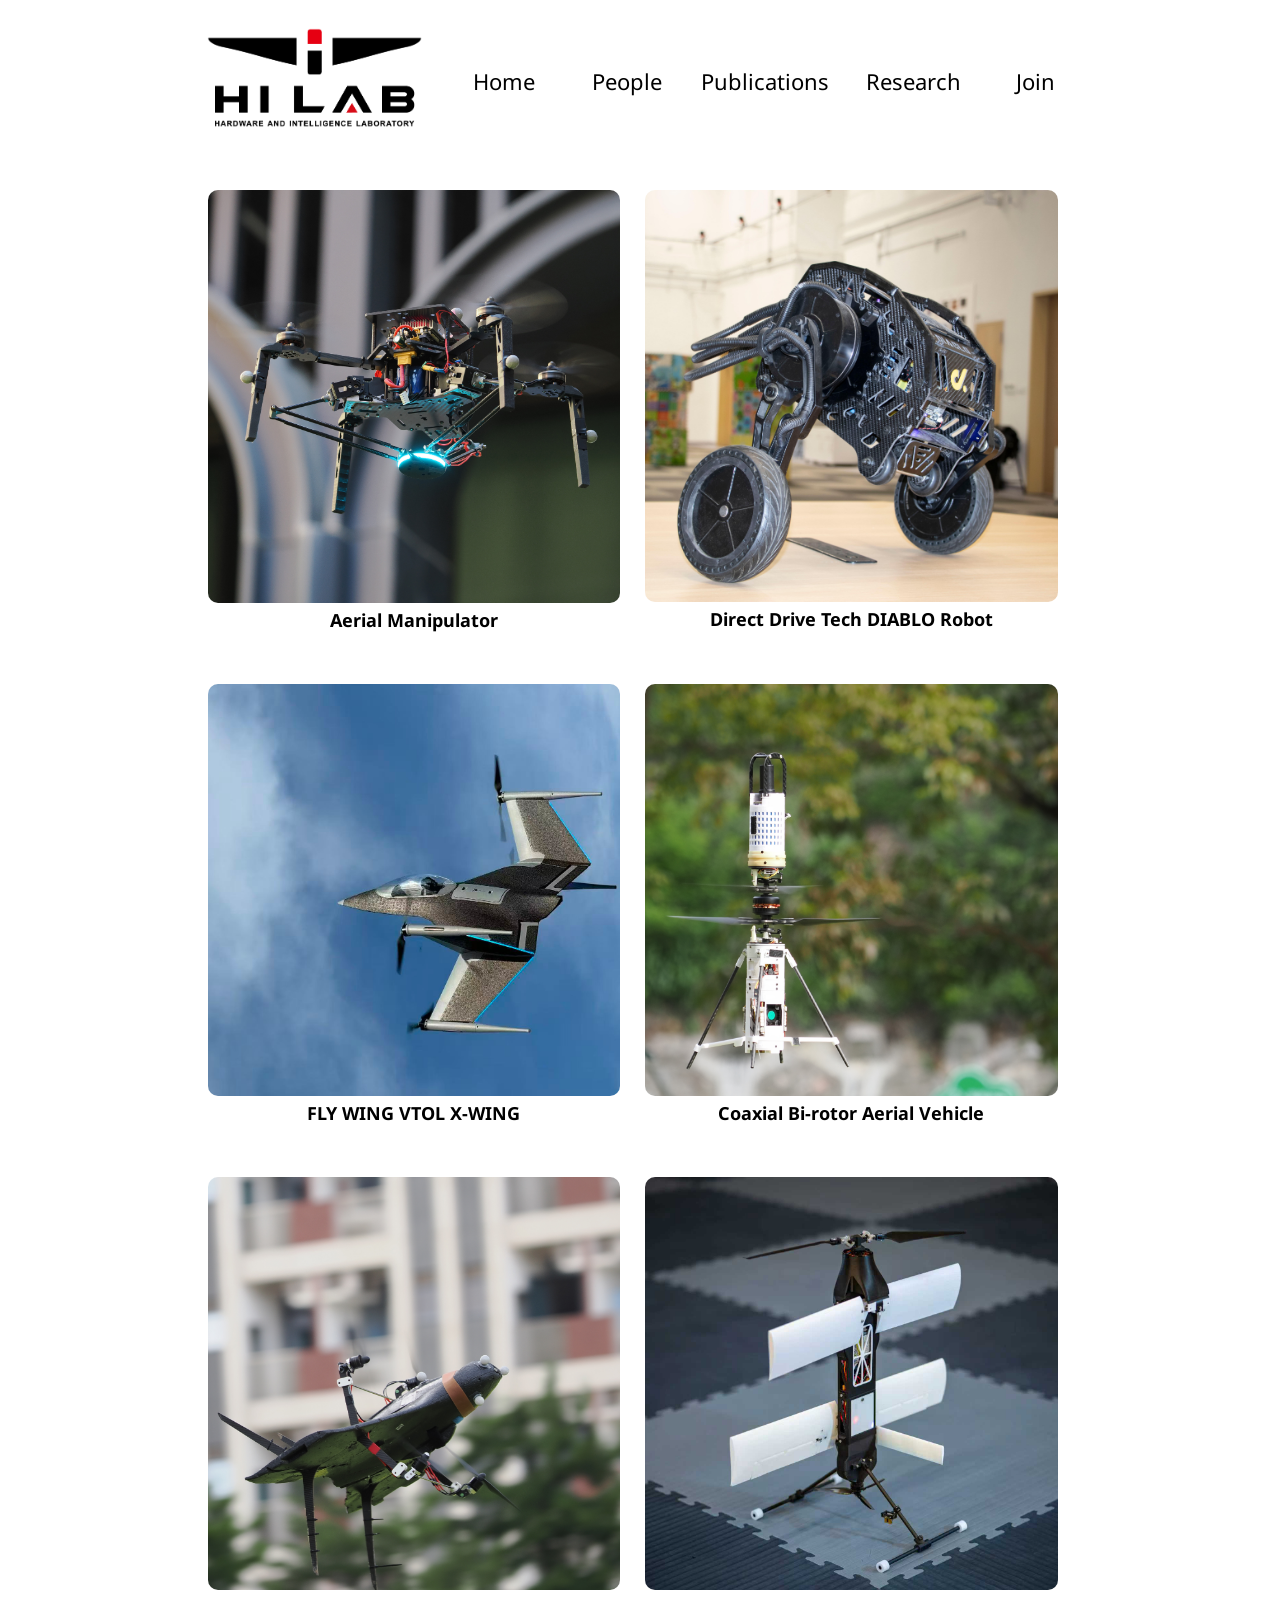
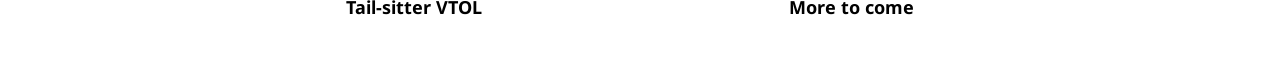
<file: research.html>
<!DOCTYPE html>
<html lang="en">


<head>
    <meta charset="UTF-8">
    <meta name="viewport" content="width=900">
    <title>Research</title>
    <link rel="stylesheet" href="styles.css">
    <link rel="icon" type="image/png" sizes="100x100" href="assets/icon.png">
    <link href="https://fonts.googleapis.com/css?family=Google+Sans|Castoro"
        rel="stylesheet">
    <link href="https://fonts.googleapis.com/css?family=Noto+Sans:400,700,400italic,700italic"
        rel="stylesheet">    
    <!-- <link href='http://fonts.googleapis.com/css?family=Lato:400,700,400italic,700italic' rel='stylesheet'> -->
    <link rel="stylesheet" href="https://cdnjs.cloudflare.com/ajax/libs/font-awesome/5.15.3/css/all.min.css">
</head>


<body>
    <table width="900" border="0" align="center" cellspacing="0" cellpadding="20">
    <tr>
        <td style="width:25%; vertical-align:middle; padding-right: 10px;">
            <a href="index.html"><img src="assets/logo.png" height="100"></a>
        </td>

        <td style="width:15%; vertical-align:middle; text-align:center; padding-right: 5px;">
            <a href="index.html" style="font-size: 22px; color:black">Home</a>
        </td>

        <td style="width:15%; vertical-align:middle; text-align:center; padding-right: 5px;">
            <a href="people.html" style="font-size: 22px; color:black">People</a>
        </td>

        <td style="width:15%; vertical-align:middle; text-align:center; padding-right: 10px;">
            <a href="publications.html" style="font-size: 22px; color:black">Publications</a>
        </td>

        <td style="width:15%; vertical-align:middle; text-align:center; padding-right: 0px;">
            <a href="research.html" style="font-size: 22px; color:black">Research</a>
        </td>

        <td style="width:15%; vertical-align:middle; text-align:center; padding-right: 0px;">
            <a href="join.html" style="font-size: 22px; color:black">Join</a>
        </td>
    </tr>
    </table>

    <br>

    <table width="880" border="0" align="center" cellspacing="5" cellpadding="10">
    <tr>
        <td width="50%" valign="middle">
            <img src="assets/AM.jpg" width='100%' style="border-radius: 10px">
            <p align="center" style="font-size: 18px; font-weight: 700; margin-top: 0; margin-bottom: 0">Aerial Manipulator</p>
        </td>
        <td width="50%" valign="middle">
            <img src="assets/WBR.jpg" width='100%' style="border-radius: 10px">
            <p align="center" style="font-size: 18px; font-weight: 700; margin-top: 0; margin-bottom: 0">Direct Drive Tech DIABLO Robot</p>
        </td>
    </tr>
    </table>

    <br>

    <table width="880" border="0" align="center" cellspacing="5" cellpadding="10">
    <tr>
        <td width="50%" valign="middle">
            <img src="assets/Xvtol.jpg" width='100%' style="border-radius: 10px">
            <p align="center" style="font-size: 18px; font-weight: 700; margin-top: 0; margin-bottom: 0">FLY WING VTOL X-WING</p>
        </td>
        <td width="50%" valign="middle">
            <img src="assets/Wcoax.jpg" width='100%' style="border-radius: 10px">
            <p align="center" style="font-size: 18px; font-weight: 700; margin-top: 0; margin-bottom: 0">Coaxial Bi-rotor Aerial Vehicle</p>
        </td>
    </tr>
    </table>

    <br>
    <table width="880" border="0" align="center" cellspacing="5" cellpadding="10">
    <tr>
        <td width="50%" valign="middle">
            <img src="assets/Bvtol.jpg" width='100%' style="border-radius: 10px">
            <p align="center" style="font-size: 18px; font-weight: 700; margin-top: 0; margin-bottom: 0">Tail-sitter VTOL</p>
        </td>
        <td width="50%" valign="middle">
            <img src="assets/DART.jpg" width='100%' style="border-radius: 10px">
            <p align="center" style="font-size: 18px; font-weight: 700; margin-top: 0; margin-bottom: 0">More to come</p>
        </td>
    </tr>
    </table>

    <br>
    

</body>

</html>
</file>
<file: styles.css>
html {
  scrollbar-gutter: stable;
}

a {
  color: #1772d0;
  text-decoration: none;
}

a:focus,
a:hover {
  color: #f09228;
  text-decoration: none;
}

body,
td,
th,
tr,
p,
a {
  font-family: 'Noto Sans', sans-serif;
  font-size: 16px;
}

strong {
  font-family: 'Noto Sans', sans-serif;
  font-size: 16px;
  font-weight: 700;
}

papertitle {
  font-family: 'Noto Sans', sans-serif;
  font-size: 16px;
  font-weight: 700;
}

name {
  font-family: 'Noto Sans', sans-serif;
  font-size: 18px;
  font-weight: 700;
}

heading {
  font-family: 'Noto Sans', sans-serif;
  font-size: 24px;
}

papertitle {
  font-family: 'Noto Sans', sans-serif;
  font-size: 16px;
  font-weight: 700
}

.image-container {
    display: flex;
    justify-content: center;  /* Horizontal centering */
    align-items: center;      /* Vertical centering */
}

.image-container img {
    max-width: 100%;          /* Ensure the image doesn't exceed its natural width */
}

.social-icons {
    display: flex;
    justify-content: center; /* Center icons horizontally */
    padding: 20px 0; /* Padding at the top and bottom */
}

.social-icons a {
    margin: 0 10px; /* Spacing between icons */
    font-size: 40px; /* Icon size */
    color: #333; /* Icon color; adjust as needed */
    transition: color 0.3s; /* Smooth color transition */
}

.social-icons a:hover {
    color: #007BFF; /* Color when the icon is hovered over; adjust as needed */
}

.social-icons-small {
    display: flex;
    justify-content: center; /* Center icons horizontally */
    padding: 0px 0; /* Padding at the top and bottom */
}

.social-icons-small a {
    margin: 0 10px; /* Spacing between icons */
    font-size: 20px; /* Icon size */
    color: #333; /* Icon color; adjust as needed */
    transition: color 0.3s; /* Smooth color transition */
}

.social-icons-small a:hover {
    color: #007BFF; /* Color when the icon is hovered over; adjust as needed */
}
</file>
